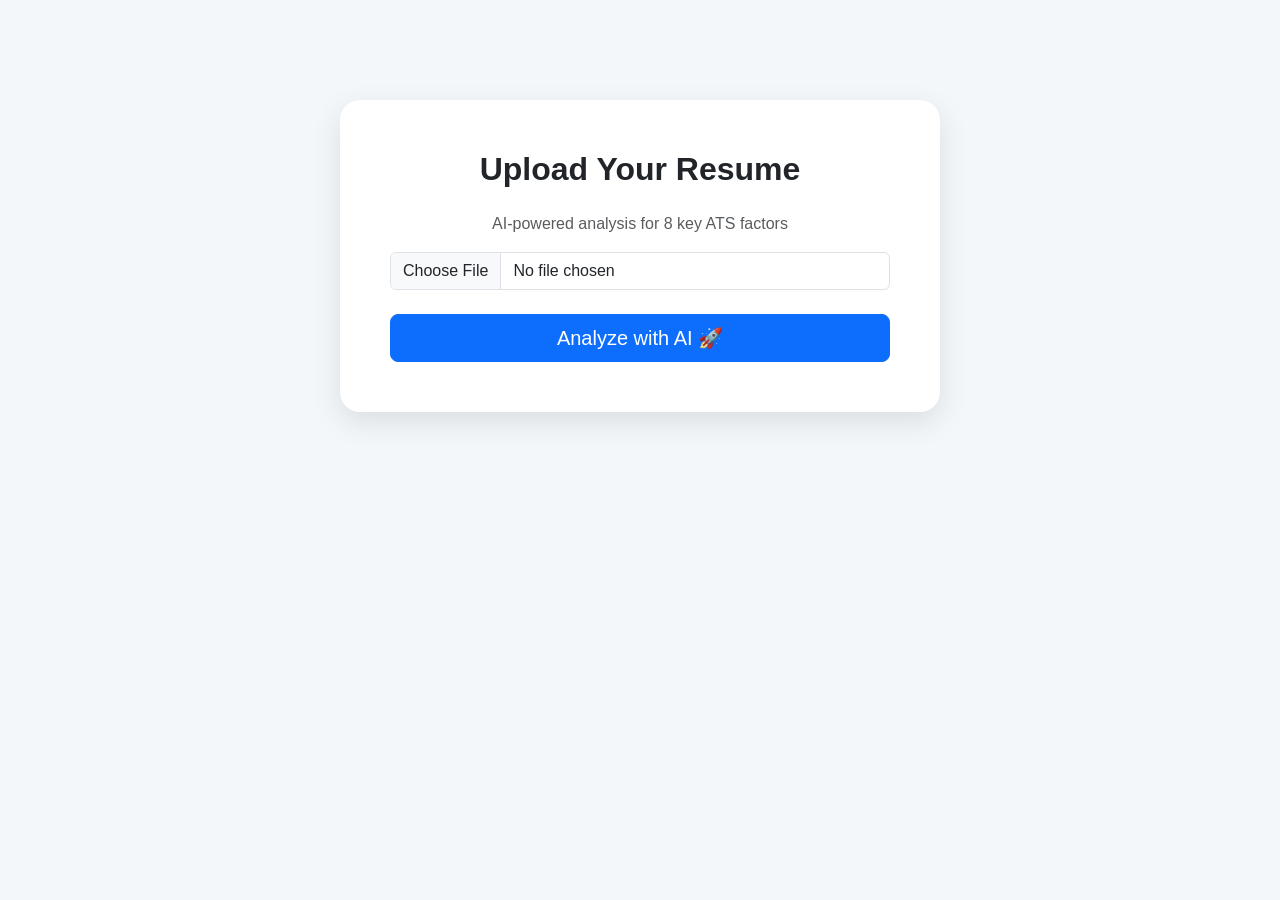
<file: templates/dashboard.html>
<!DOCTYPE html>
<html>
<head>
    <link href="https://cdn.jsdelivr.net/npm/bootstrap@5.3.0/dist/css/bootstrap.min.css" rel="stylesheet">
    <style>
        body { background: #f4f7fa; font-family: sans-serif; }
        .upload-card { background: white; padding: 50px; border-radius: 20px; box-shadow: 0 10px 30px rgba(0,0,0,0.1); margin-top: 100px; }
    </style>
</head>
<body>
    <div class="container text-center">
        <div class="upload-card mx-auto" style="max-width: 600px;">
            <h2 class="fw-bold mb-4">Upload Your Resume</h2>
            <p class="text-muted">AI-powered analysis for 8 key ATS factors</p>
            <form action="/analyze" method="POST" enctype="multipart/form-data">
                <input type="file" name="resume" class="form-control mb-4" required>
                <button type="submit" class="btn btn-primary btn-lg w-100">Analyze with AI 🚀</button>
            </form>
        </div>
    </div>
</body>
</html>
</file>
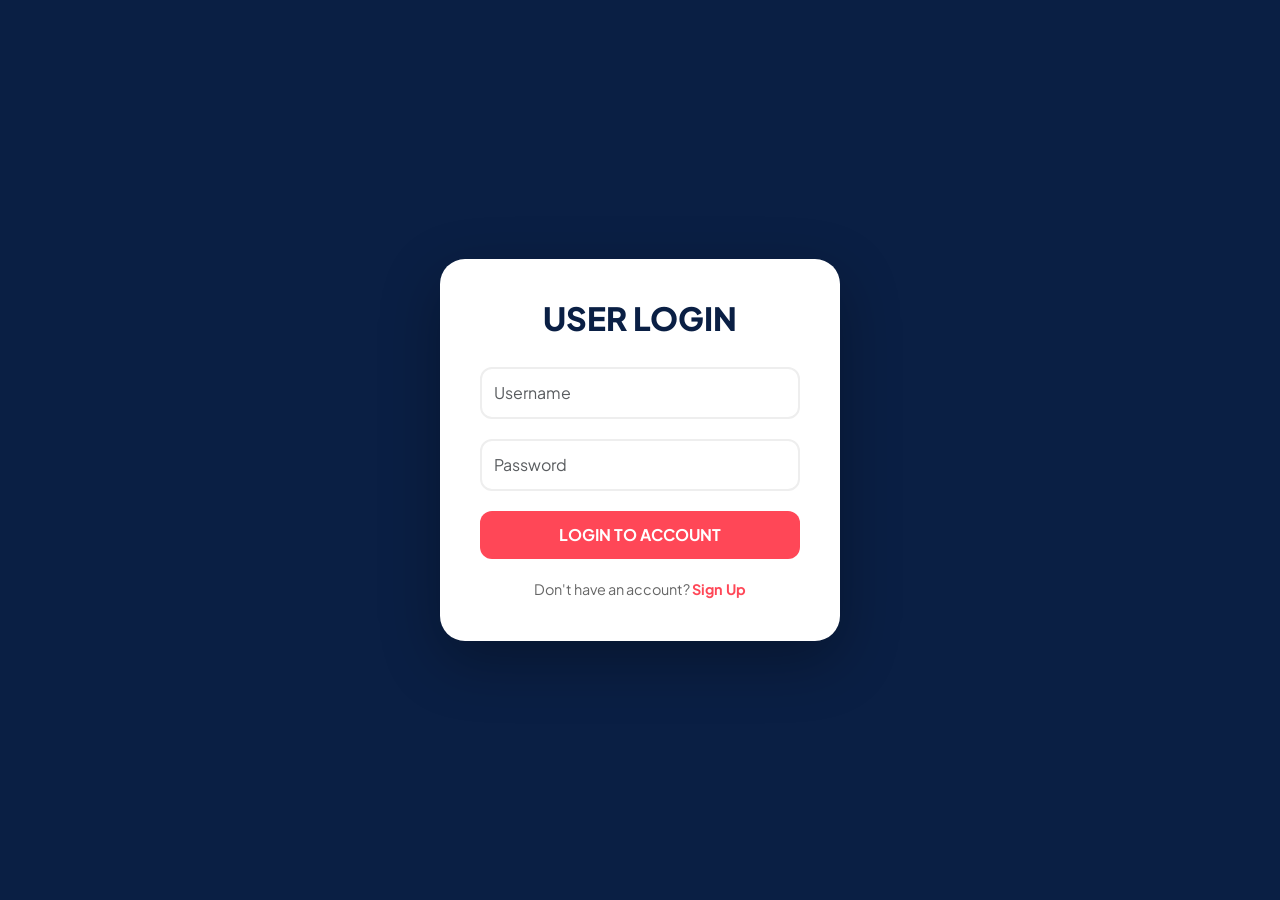
<file: templates/login.html>
<!DOCTYPE html>
<html lang="en">
<head>
    <meta charset="UTF-8">
    <meta name="viewport" content="width=device-width, initial-scale=1.0">
    <title>Login | NexaHire ATS</title>
    <link href="https://fonts.googleapis.com/css2?family=Plus+Jakarta+Sans:wght@400;600;800&display=swap" rel="stylesheet">
    <link href="https://cdn.jsdelivr.net/npm/bootstrap@5.3.0/dist/css/bootstrap.min.css" rel="stylesheet">
    <style>
        :root { --navy: #0a1f44; --red: #ff4757; }
        body {
            background: var(--navy);
            font-family: 'Plus Jakarta Sans', sans-serif;
            display: flex;
            align-items: center;
            justify-content: center;
            height: 100vh;
            margin: 0;
        }
        .login-card {
            background: white;
            padding: 40px;
            border-radius: 25px;
            box-shadow: 0 20px 60px rgba(0,0,0,0.3);
            width: 100%;
            max-width: 400px;
            text-align: center;
        }
        .login-card h2 { color: var(--navy); font-weight: 800; margin-bottom: 30px; }
        .form-control {
            border-radius: 12px;
            padding: 12px;
            border: 2px solid #eee;
            margin-bottom: 20px;
        }
        .form-control:focus {
            border-color: var(--red);
            box-shadow: none;
        }
        .btn-login {
            background: var(--red);
            color: white;
            width: 100%;
            padding: 12px;
            border-radius: 12px;
            font-weight: 700;
            border: none;
            transition: 0.3s;
        }
        .btn-login:hover {
            background: #e84118;
            transform: translateY(-2px);
            box-shadow: 0 10px 20px rgba(255, 71, 87, 0.3);
        }
        .footer-text { margin-top: 20px; font-size: 0.9rem; color: #666; }
        .footer-text a { color: var(--red); text-decoration: none; font-weight: 700; }
    </style>
</head>
<body>

    <div class="login-card">
        <h2>USER LOGIN</h2>
        <form action="/login" method="POST">
            <input type="text" name="username" class="form-control" placeholder="Username" required>
            <input type="password" name="password" class="form-control" placeholder="Password" required>
            <button type="submit" class="btn-login">LOGIN TO ACCOUNT</button>
        </form>
        <div class="footer-text">
            Don't have an account? <a href="#">Sign Up</a>
        </div>
    </div>

</body>
</html>
</file>
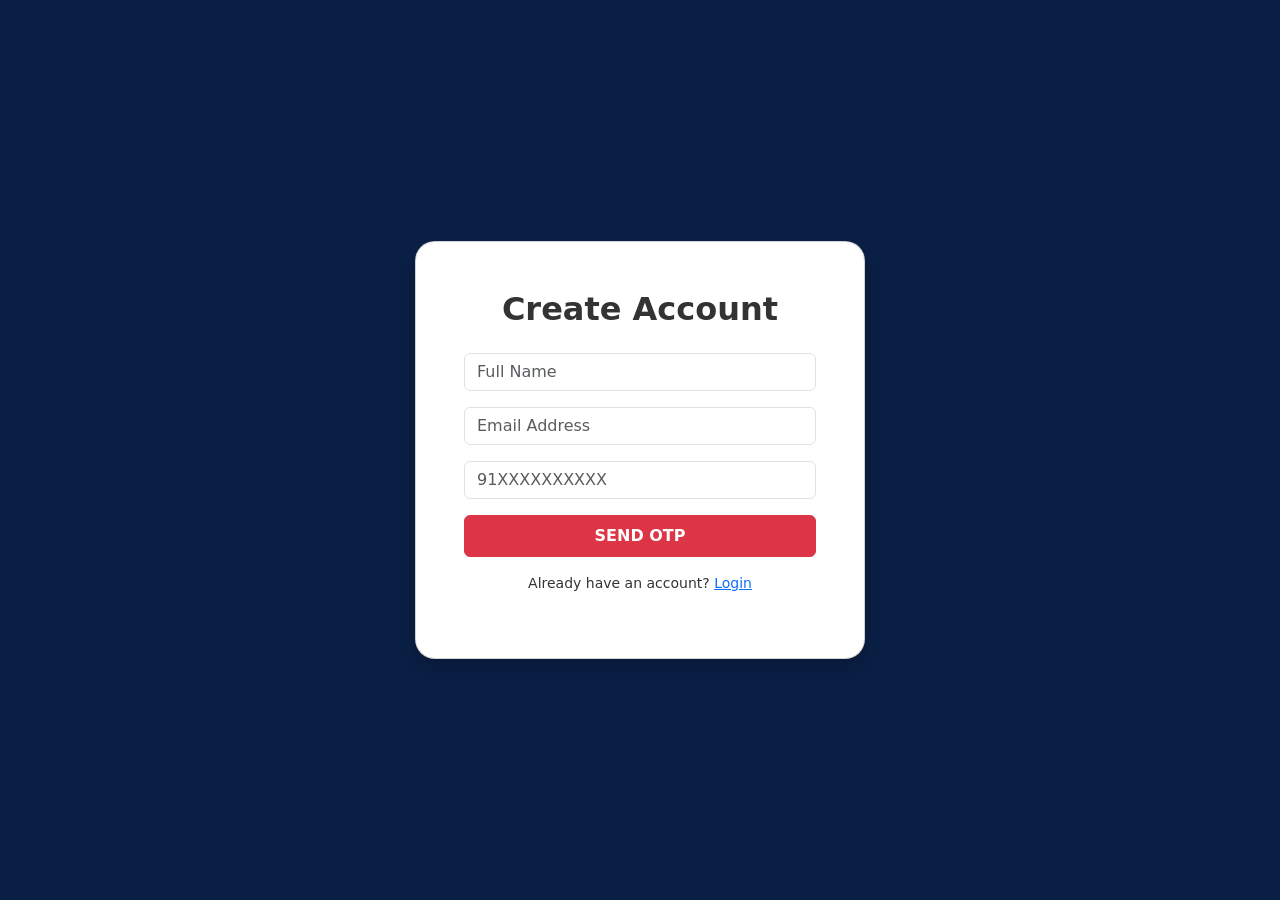
<file: templates/register.html>
<!DOCTYPE html>
<html>
<head>
    <title>Register | NexaATS Hire</title>
    <link href="https://cdn.jsdelivr.net/npm/bootstrap@5.3.0/dist/css/bootstrap.min.css" rel="stylesheet">
</head>
<body style="background: #0a1f44; color: white; height: 100vh; display: flex; align-items: center;">
    <div class="container text-center">
        <div class="card p-5 mx-auto shadow" style="max-width: 450px; color: #333; border-radius: 20px;">
            <h2 class="fw-bold mb-4">Create Account</h2>
            <form action="/register" method="POST">
                <input type="text" name="name" class="form-control mb-3" placeholder="Full Name" required>
                <input type="email" name="email" class="form-control mb-3" placeholder="Email Address" required>
                <input type="text" name="phone" class="form-control mb-3" placeholder="91XXXXXXXXXX" required>
                <button type="submit" class="btn btn-danger w-100 fw-bold py-2">SEND OTP</button>
            </form>
            <p class="mt-3 small">Already have an account? <a href="/login">Login</a></p>
        </div>
    </div>
</body>
</html>
</file>
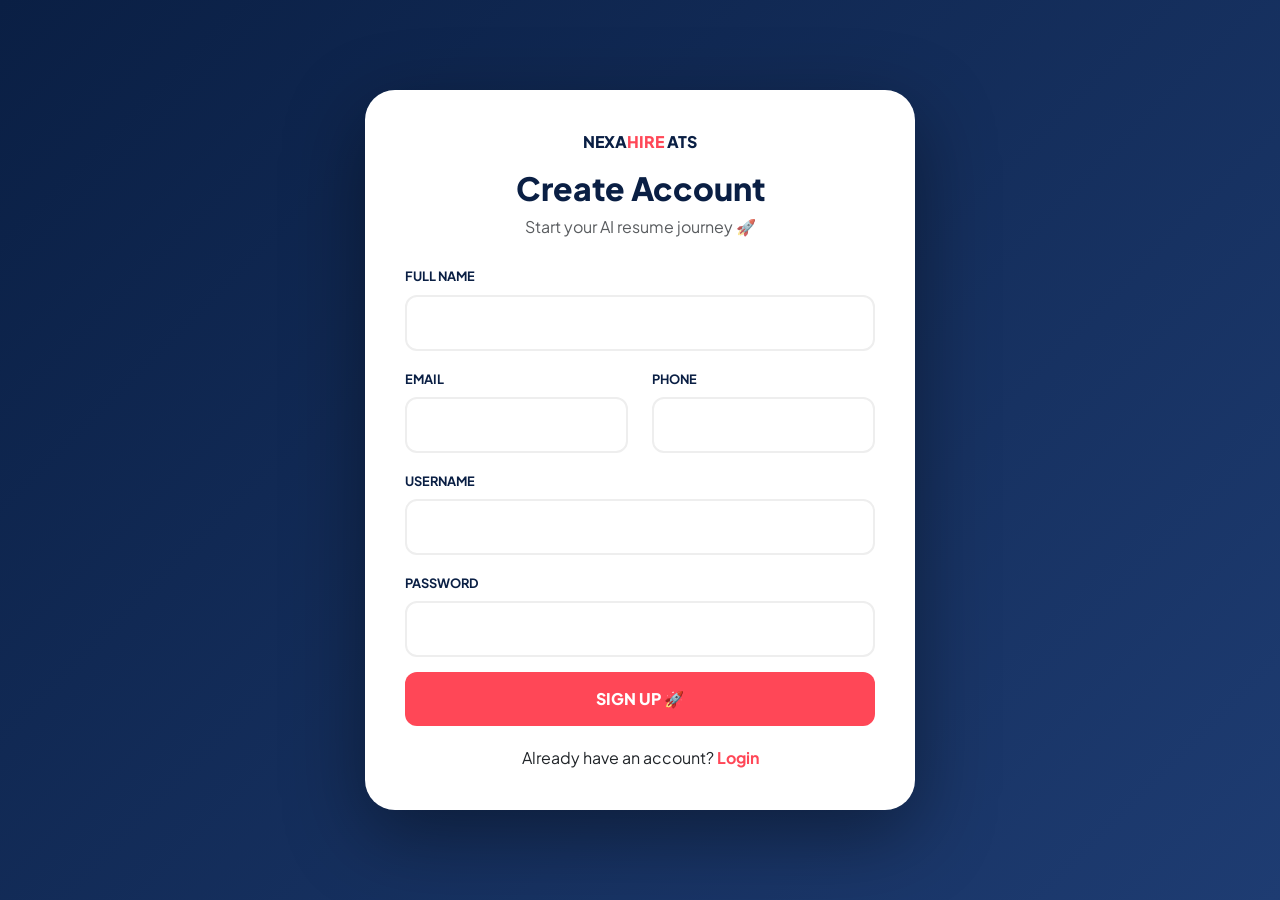
<file: templates/signup.html>
<!DOCTYPE html>
<html lang="en">
<head>
    <meta charset="UTF-8">
    <meta name="viewport" content="width=device-width, initial-scale=1.0">
    <title>Sign Up | NexaHire ATS</title>

    <link href="https://fonts.googleapis.com/css2?family=Plus+Jakarta+Sans:wght@400;600;700;800&display=swap" rel="stylesheet">
    <link href="https://cdn.jsdelivr.net/npm/bootstrap@5.3.0/dist/css/bootstrap.min.css" rel="stylesheet">

    <style>
        :root { --navy: #0a1f44; --red: #ff4757; }

        body {
            background: linear-gradient(135deg, #0a1f44, #1e3c72);
            font-family: 'Plus Jakarta Sans', sans-serif;
            display: flex;
            align-items: center;
            justify-content: center;
            min-height: 100vh;
        }

        .signup-card {
            background: white;
            padding: 40px;
            border-radius: 30px;
            box-shadow: 0 25px 80px rgba(0,0,0,0.4);
            width: 100%;
            max-width: 550px;
            animation: fadeIn 0.8s ease;
        }

        @keyframes fadeIn {
            from { opacity: 0; transform: translateY(20px); }
            to { opacity: 1; transform: translateY(0); }
        }

        .signup-card h2 {
            color: var(--navy);
            font-weight: 800;
            text-align: center;
        }

        .form-label {
            font-weight: 700;
            color: var(--navy);
            font-size: 0.8rem;
            text-transform: uppercase;
        }

        .form-control {
            border-radius: 12px;
            padding: 14px;
            border: 2px solid #eee;
            margin-bottom: 15px;
        }

        .form-control:focus {
            border-color: var(--red);
            box-shadow: none;
        }

        .btn-signup {
            background: var(--red);
            color: white;
            width: 100%;
            padding: 15px;
            border-radius: 12px;
            font-weight: 800;
            border: none;
            transition: 0.3s;
        }

        .btn-signup:hover {
            background: #e84118;
            transform: translateY(-2px);
        }

        .footer-text {
            text-align: center;
            margin-top: 20px;
        }

        .footer-text a {
            color: var(--red);
            font-weight: 700;
            text-decoration: none;
        }

        .brand-logo {
            text-align: center;
            font-weight: 800;
            margin-bottom: 15px;
            text-decoration: none;
            display: block;
            color: var(--navy);
        }

        .brand-logo span {
            color: var(--red);
        }
    </style>
</head>

<body>

<div class="signup-card">

    <a href="/" class="brand-logo">NEXA<span>HIRE</span> ATS</a>

    <h2>Create Account</h2>
    <p class="text-center text-muted mb-4">Start your AI resume journey 🚀</p>

    <form action="/signup" method="POST">

        <label class="form-label">Full Name</label>
        <input type="text" name="fullname" class="form-control" required>

        <div class="row">
            <div class="col-md-6">
                <label class="form-label">Email</label>
                <input type="email" name="email" class="form-control" required>
            </div>

            <div class="col-md-6">
                <label class="form-label">Phone</label>
                <input type="text" name="phone" class="form-control" required>
            </div>
        </div>

        <label class="form-label">Username</label>
        <input type="text" name="username" class="form-control" required>

        <label class="form-label">Password</label>
        <input type="password" name="password" class="form-control" required>

        <button type="submit" class="btn-signup">SIGN UP 🚀</button>

    </form>

    <div class="footer-text">
        Already have an account? <a href="/login">Login</a>
    </div>

</div>

</body>
</html>
</file>
